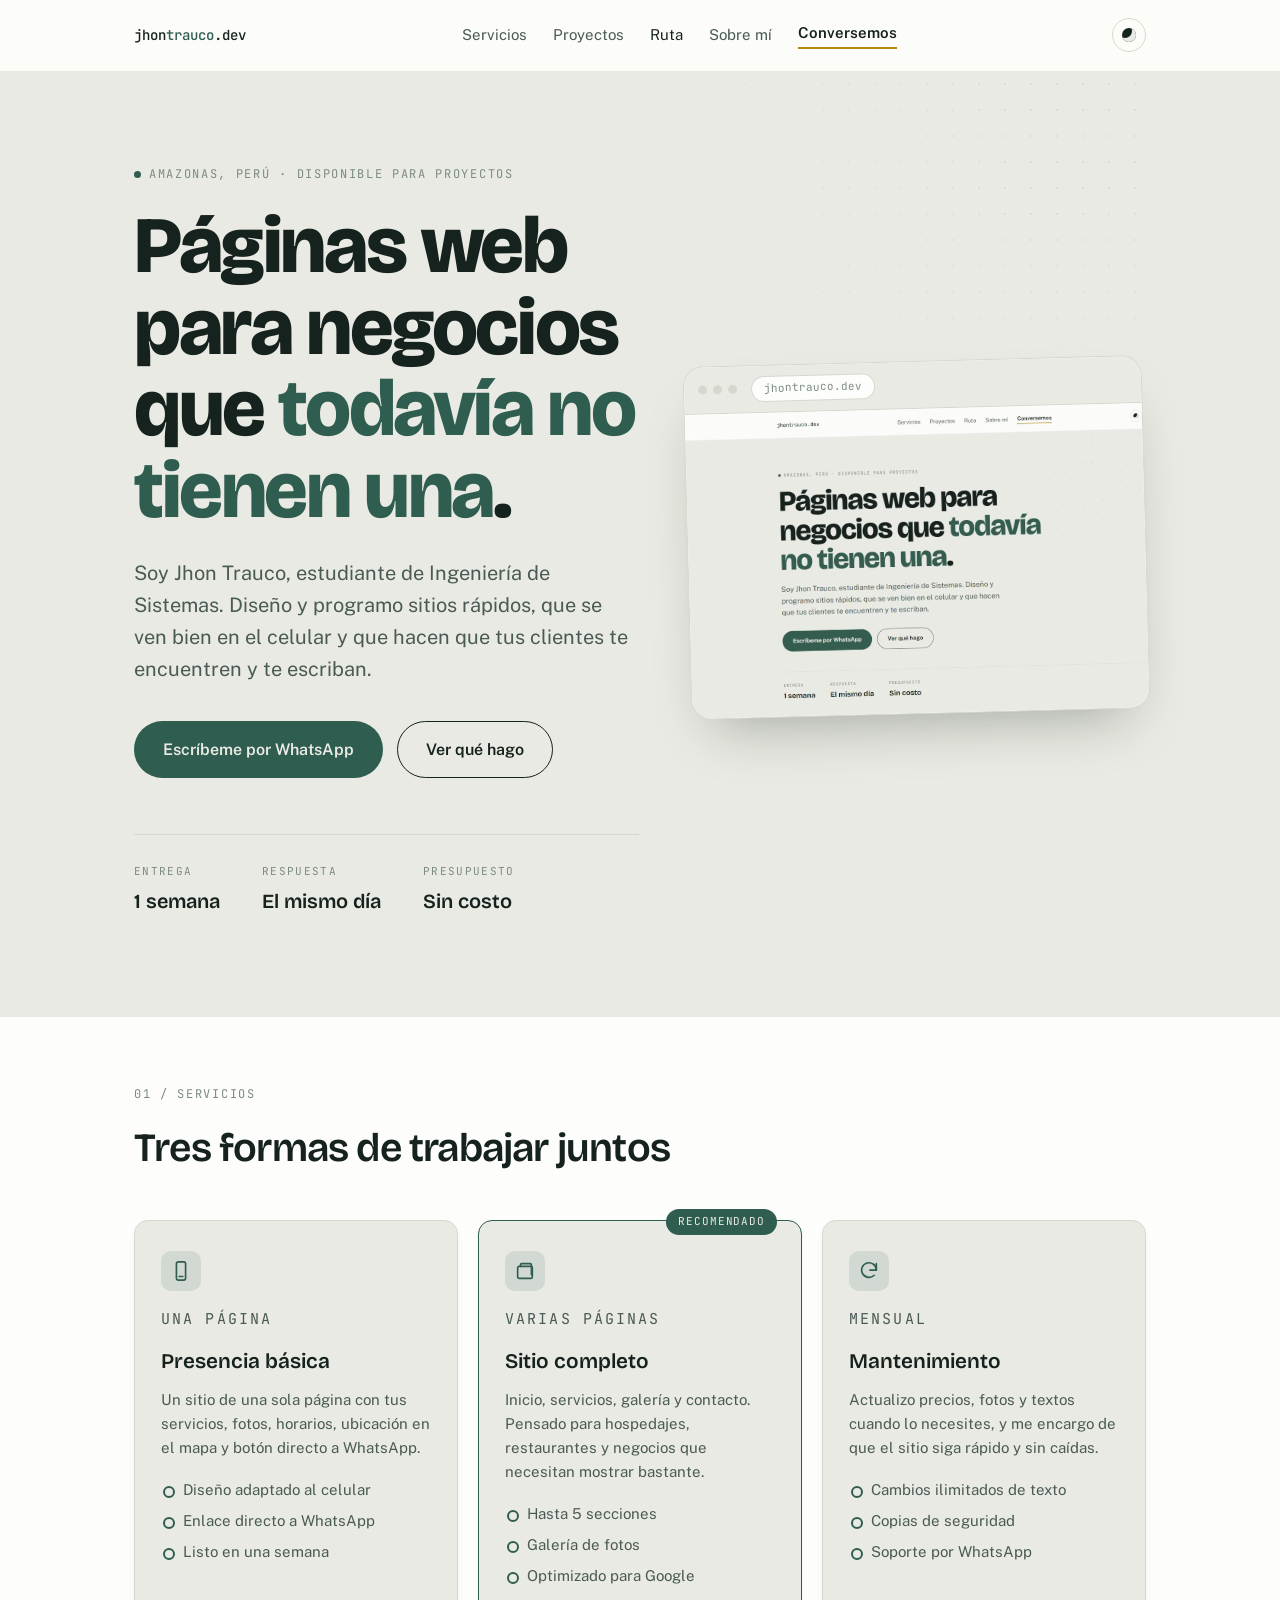
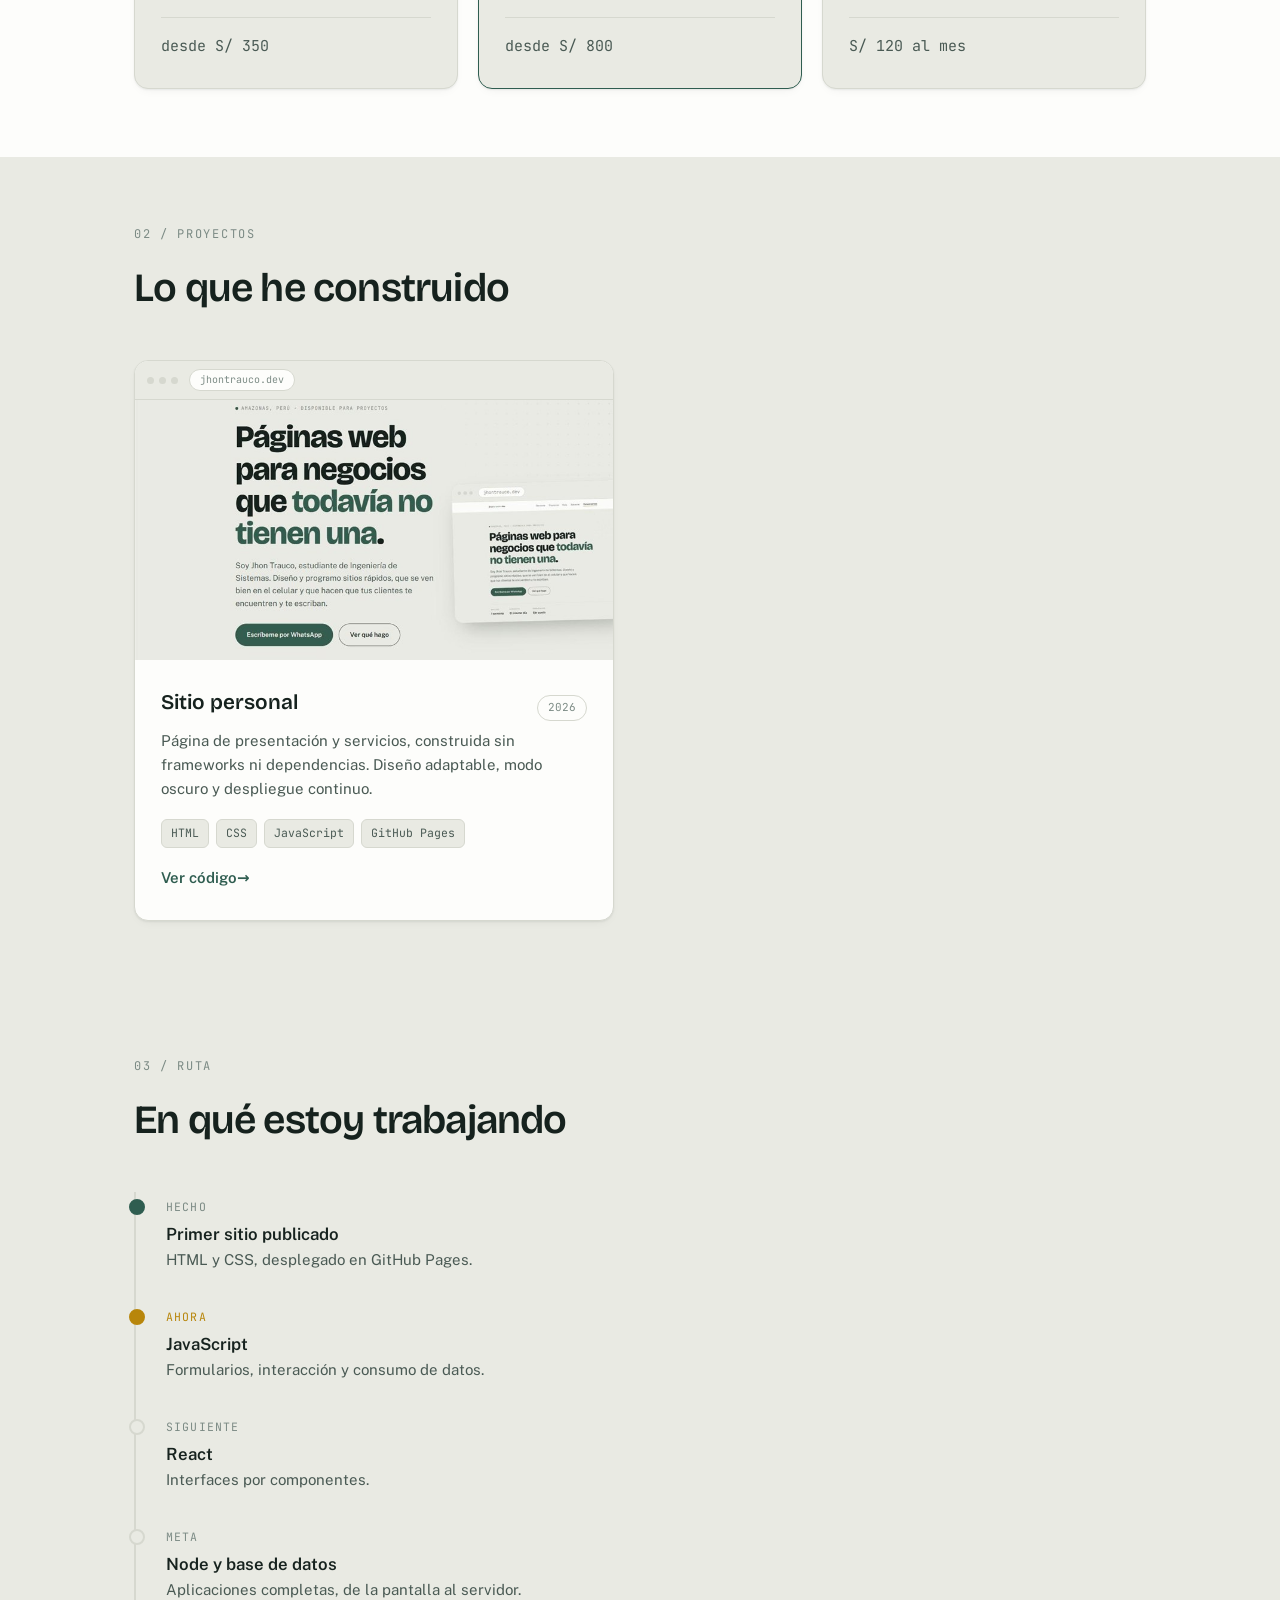
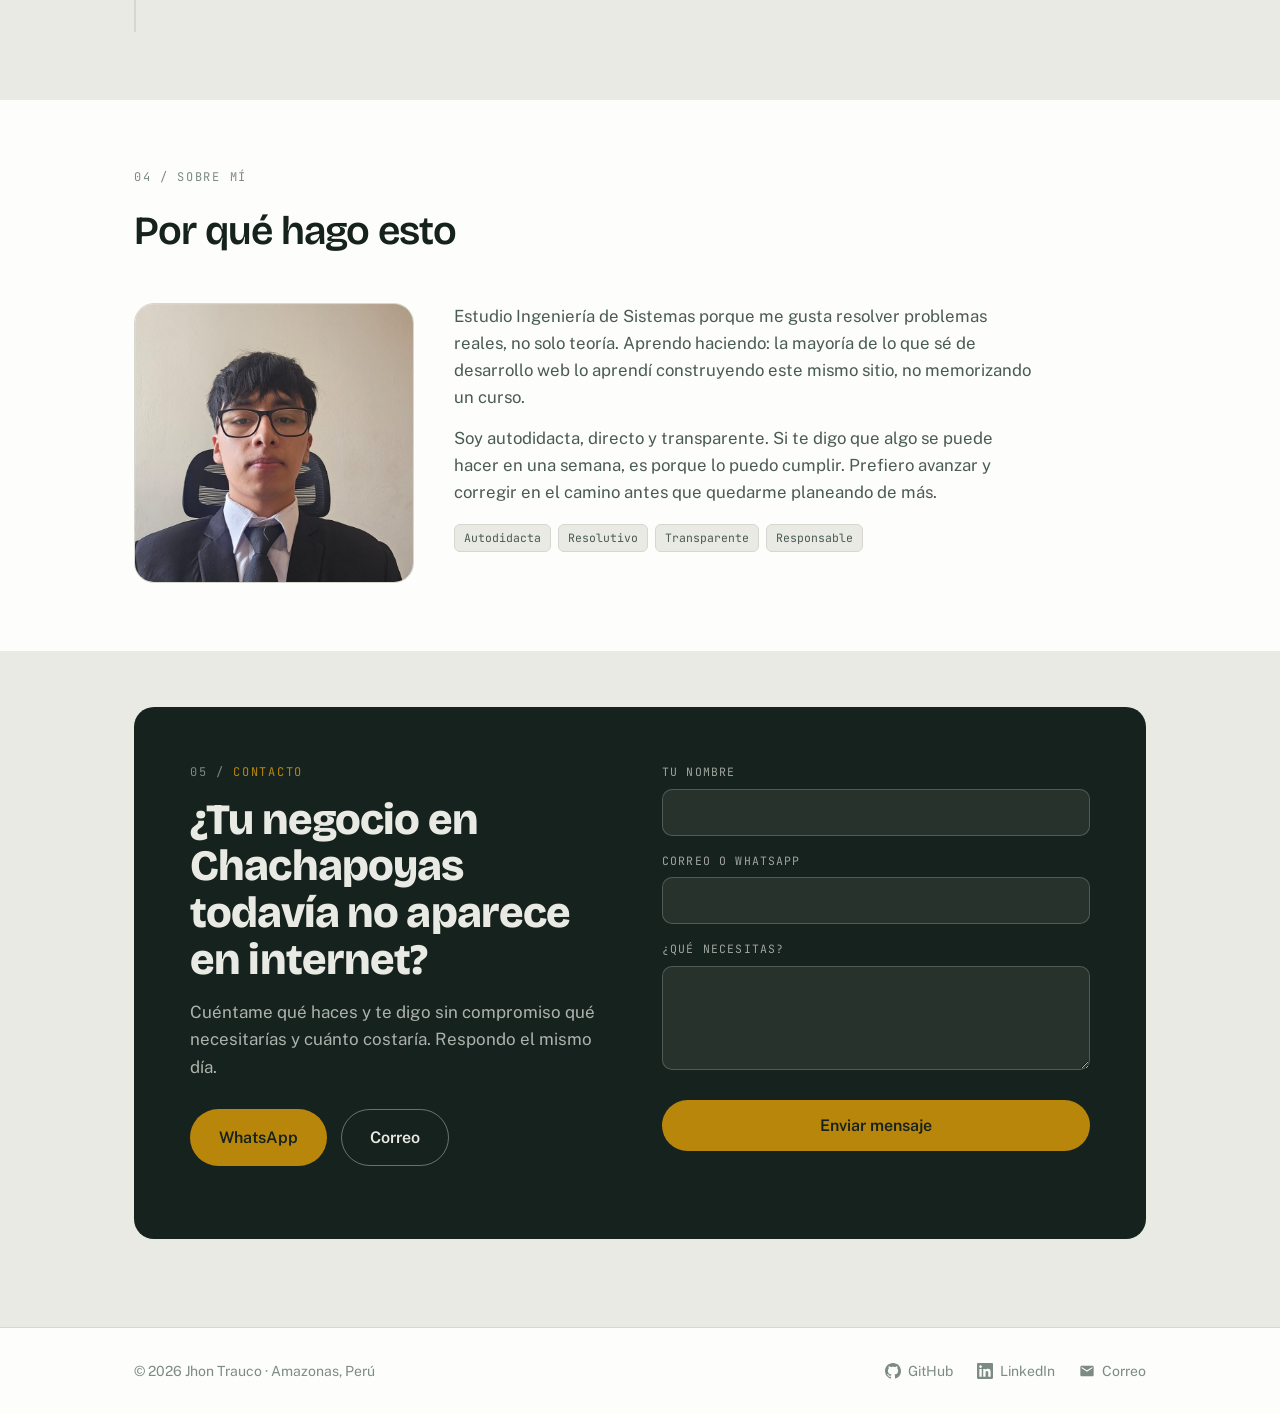
<file: index.html>
<!DOCTYPE html>
<html lang="es">
<head>
  <meta charset="UTF-8">
  <meta name="viewport" content="width=device-width, initial-scale=1.0">

  <title>Jhon Trauco — Desarrollo web en Chachapoyas, Amazonas</title>
  <meta name="description" content="Hago páginas web rápidas y claras para negocios de Chachapoyas y Amazonas. Estudiante de Ingeniería de Sistemas.">
  <meta name="author" content="Jhon Trauco">
  <link rel="canonical" href="https://jhontrauco.github.io/">

  <!-- Tarjeta de vista previa al compartir el enlace (WhatsApp, LinkedIn, Facebook) -->
  <meta property="og:type" content="website">
  <meta property="og:locale" content="es_PE">
  <meta property="og:url" content="https://jhontrauco.github.io/">
  <meta property="og:title" content="Jhon Trauco — Desarrollo web en Chachapoyas, Amazonas">
  <meta property="og:description" content="Páginas web para negocios que todavía no tienen una.">
  <meta property="og:image" content="https://jhontrauco.github.io/img/preview.png">
  <meta property="og:image:alt" content="Portada del sitio de Jhon Trauco, desarrollo web en Amazonas, Perú.">
  <meta name="twitter:card" content="summary_large_image">

  <!-- Icono de la pestaña, dibujado en SVG dentro del propio enlace -->
  <link rel="icon" href="data:image/svg+xml,<svg xmlns='http://www.w3.org/2000/svg' viewBox='0 0 64 64'><rect width='64' height='64' rx='14' fill='%232F5D50'/><text x='50%25' y='50%25' dy='.35em' text-anchor='middle' font-family='monospace' font-size='30' font-weight='bold' fill='%23E9EAE3'>jt</text></svg>">

  <!-- Icono al agregar el sitio a la pantalla de inicio (iOS no acepta SVG acá) -->
  <link rel="apple-touch-icon" href="img/apple-touch-icon.png">

  <meta name="theme-color" content="#E9EAE3" media="(prefers-color-scheme: light)">
  <meta name="theme-color" content="#101614" media="(prefers-color-scheme: dark)">

  <link rel="preconnect" href="https://fonts.googleapis.com">
  <link rel="preconnect" href="https://fonts.gstatic.com" crossorigin>
  <link href="https://fonts.googleapis.com/css2?family=Bricolage+Grotesque:opsz,wght@12..96,600;12..96,800&family=JetBrains+Mono:wght@400;500&family=Public+Sans:wght@400;600&display=swap" rel="stylesheet">

  <link rel="stylesheet" href="css/estilos.css">

  <!-- Sin JavaScript, el observer de scroll nunca revela las secciones: las mostramos igual -->
  <noscript>
    <style>.aparece, .grilla > * { opacity: 1 !important; transform: none !important; }</style>
  </noscript>

  <!-- Datos estructurados: le dicen a Google quién eres -->
  <script type="application/ld+json">
  {
    "@context": "https://schema.org",
    "@type": "Person",
    "name": "Jhon Trauco",
    "jobTitle": "Desarrollador web",
    "url": "https://jhontrauco.github.io/",
    "sameAs": [
      "https://github.com/jhontrauco",
      "https://www.linkedin.com/in/jhontrauco/"
    ],
    "address": { "@type": "PostalAddress", "addressRegion": "Amazonas", "addressCountry": "PE" }
  }
  </script>
  <script type="application/ld+json">
  {
    "@context": "https://schema.org",
    "@type": "ProfessionalService",
    "name": "Jhon Trauco — Desarrollo web",
    "url": "https://jhontrauco.github.io/",
    "areaServed": ["Chachapoyas", "Amazonas"],
    "priceRange": "S/ 350 - S/ 800"
  }
  </script>
</head>

<body>

  <a href="#contenido" class="salto-contenido">Saltar al contenido</a>

  <header class="cabecera">
    <div class="contenedor cabecera-fila">
      <a href="#" class="logo">jhon<span>trauco</span>.dev</a>

      <div class="nav-envoltura" id="nav-envoltura">
        <nav class="nav" aria-label="Navegación principal">
          <a href="#servicios">Servicios</a>
          <a href="#proyectos">Proyectos</a>
          <a href="#ruta">Ruta</a>
          <a href="#sobre-mi">Sobre mí</a>
        </nav>
        <a href="#contacto" class="cabecera-enlace">Conversemos</a>
      </div>

      <div class="cabecera-acciones">
        <button type="button" id="tema" class="tema" aria-label="Cambiar entre modo claro y oscuro">
          <span class="tema-icono" aria-hidden="true"></span>
        </button>
        <button type="button" id="menu-toggle" class="menu-boton" aria-expanded="false" aria-controls="nav-envoltura" aria-label="Abrir menú de navegación">
          <svg class="icono-abrir" viewBox="0 0 24 24" fill="none" stroke="currentColor" stroke-width="2" stroke-linecap="round" aria-hidden="true"><line x1="4" y1="7" x2="20" y2="7"/><line x1="4" y1="12" x2="20" y2="12"/><line x1="4" y1="17" x2="20" y2="17"/></svg>
          <svg class="icono-cerrar" viewBox="0 0 24 24" fill="none" stroke="currentColor" stroke-width="2" stroke-linecap="round" aria-hidden="true"><line x1="6" y1="6" x2="18" y2="18"/><line x1="18" y1="6" x2="6" y2="18"/></svg>
        </button>
      </div>
    </div>
  </header>

  <main id="contenido">

    <!-- PORTADA -->
    <div class="contenedor">
      <section class="portada">
        <div class="portada-columnas">
          <div class="portada-info">
            <p class="etiqueta etiqueta-estado">
              <span class="punto-estado" aria-hidden="true"></span>
              Amazonas, Perú · Disponible para proyectos
            </p>

            <h1>Páginas web para negocios que <em>todavía no tienen una</em>.</h1>

            <p class="portada-texto">
              Soy Jhon Trauco, estudiante de Ingeniería de Sistemas. Diseño y programo
              sitios rápidos, que se ven bien en el celular y que hacen que tus
              clientes te encuentren y te escriban.
            </p>

            <div class="botones">
              <a class="boton boton-lleno" href="https://wa.me/51944429458?text=Hola%20Jhon%2C%20vi%20tu%20p%C3%A1gina%20y%20quiero%20una%20web%20para%20mi%20negocio" target="_blank" rel="noopener">Escríbeme por WhatsApp</a>
              <a class="boton boton-borde" href="#servicios">Ver qué hago</a>
            </div>

            <dl class="datos">
              <div class="dato">
                <dt>Entrega</dt>
                <dd>1 semana</dd>
              </div>
              <div class="dato">
                <dt>Respuesta</dt>
                <dd>El mismo día</dd>
              </div>
              <div class="dato">
                <dt>Presupuesto</dt>
                <dd>Sin costo</dd>
              </div>
            </dl>
          </div>

          <div class="portada-mockup">
            <div class="mockup-navegador">
              <div class="mockup-barra">
                <span></span><span></span><span></span>
                <span class="mockup-direccion">jhontrauco.dev</span>
              </div>
              <img src="img/mockup-portada.jpg" alt="Captura de la portada del sitio jhontrauco.dev en modo claro, mostrando el titular y los botones de contacto." width="1200" height="800">
            </div>
          </div>
        </div>
      </section>
    </div>

    <!-- SERVICIOS -->
    <div class="banda banda-alt">
    <div class="contenedor">
      <section class="seccion aparece" id="servicios">
        <p class="etiqueta">Servicios</p>
        <h2 class="seccion-titulo">Tres formas de trabajar juntos</h2>

        <div class="grilla">
          <article class="tarjeta">
            <div class="tarjeta-icono" aria-hidden="true">
              <svg viewBox="0 0 24 24" fill="none" stroke="currentColor" stroke-width="1.8" stroke-linecap="round" stroke-linejoin="round"><rect x="7" y="2" width="10" height="20" rx="2"/><line x1="10" y1="18" x2="14" y2="18"/></svg>
            </div>
            <p class="etiqueta">Una página</p>
            <h3>Presencia básica</h3>
            <p>
              Un sitio de una sola página con tus servicios, fotos, horarios,
              ubicación en el mapa y botón directo a WhatsApp.
            </p>
            <ul class="lista-check">
              <li>Diseño adaptado al celular</li>
              <li>Enlace directo a WhatsApp</li>
              <li>Listo en una semana</li>
            </ul>
            <p class="precio">desde S/ 350</p>
          </article>

          <article class="tarjeta tarjeta-destacada">
            <span class="insignia-destacada">Recomendado</span>
            <div class="tarjeta-icono" aria-hidden="true">
              <svg viewBox="0 0 24 24" fill="none" stroke="currentColor" stroke-width="1.8" stroke-linecap="round" stroke-linejoin="round"><rect x="4" y="7" width="16" height="13" rx="1.5"/><path d="M7 7V5.5A1.5 1.5 0 0 1 8.5 4h9A1.5 1.5 0 0 1 19 5.5V16"/></svg>
            </div>
            <p class="etiqueta">Varias páginas</p>
            <h3>Sitio completo</h3>
            <p>
              Inicio, servicios, galería y contacto. Pensado para hospedajes,
              restaurantes y negocios que necesitan mostrar bastante.
            </p>
            <ul class="lista-check">
              <li>Hasta 5 secciones</li>
              <li>Galería de fotos</li>
              <li>Optimizado para Google</li>
            </ul>
            <p class="precio">desde S/ 800</p>
          </article>

          <article class="tarjeta">
            <div class="tarjeta-icono" aria-hidden="true">
              <svg viewBox="0 0 24 24" fill="none" stroke="currentColor" stroke-width="1.8" stroke-linecap="round" stroke-linejoin="round"><path d="M20 11a8 8 0 1 0-2.34 5.66"/><polyline points="20 4 20 11 13 11"/></svg>
            </div>
            <p class="etiqueta">Mensual</p>
            <h3>Mantenimiento</h3>
            <p>
              Actualizo precios, fotos y textos cuando lo necesites, y me encargo
              de que el sitio siga rápido y sin caídas.
            </p>
            <ul class="lista-check">
              <li>Cambios ilimitados de texto</li>
              <li>Copias de seguridad</li>
              <li>Soporte por WhatsApp</li>
            </ul>
            <p class="precio">S/ 120 al mes</p>
          </article>
        </div>
      </section>
    </div>
    </div>

    <!-- PROYECTOS -->
    <div class="contenedor">
      <section class="seccion aparece" id="proyectos">
        <p class="etiqueta">Proyectos</p>
        <h2 class="seccion-titulo">Lo que he construido</h2>

        <div class="grilla">
          <!-- Copia este bloque completo para agregar un proyecto nuevo -->
          <article class="proyecto">
            <div class="proyecto-imagen-envoltura">
              <div class="proyecto-imagen-barra">
                <span></span><span></span><span></span>
                <span class="proyecto-imagen-direccion">jhontrauco.dev</span>
              </div>
              <img class="proyecto-imagen" src="img/proyecto-sitio-personal.jpg" alt="Captura de la portada del sitio jhontrauco.dev, con el titular y la presentación de Jhon." width="800" height="500" loading="lazy">
            </div>
            <div class="proyecto-cuerpo">
              <div class="proyecto-cabecera">
                <h3>Sitio personal</h3>
                <span class="insignia">2026</span>
              </div>
              <p>
                Página de presentación y servicios, construida sin frameworks ni
                dependencias. Diseño adaptable, modo oscuro y despliegue continuo.
              </p>
              <ul class="tecnologias">
                <li>HTML</li>
                <li>CSS</li>
                <li>JavaScript</li>
                <li>GitHub Pages</li>
              </ul>
              <a class="enlace-flecha" href="https://github.com/jhontrauco/jhontrauco.github.io" target="_blank" rel="noopener">Ver código</a>
            </div>
          </article>
        </div>
      </section>
    </div>

    <!-- RUTA -->
    <div class="contenedor">
      <section class="seccion aparece" id="ruta">
        <p class="etiqueta">Ruta</p>
        <h2 class="seccion-titulo">En qué estoy trabajando</h2>

        <ol class="historial">
          <li class="commit hecho">
            <span class="commit-hash">Hecho</span>
            <p class="commit-titulo">Primer sitio publicado</p>
            <p class="commit-detalle">HTML y CSS, desplegado en GitHub Pages.</p>
          </li>
          <li class="commit actual">
            <span class="commit-hash">Ahora</span>
            <p class="commit-titulo">JavaScript</p>
            <p class="commit-detalle">Formularios, interacción y consumo de datos.</p>
          </li>
          <li class="commit">
            <span class="commit-hash">Siguiente</span>
            <p class="commit-titulo">React</p>
            <p class="commit-detalle">Interfaces por componentes.</p>
          </li>
          <li class="commit">
            <span class="commit-hash">Meta</span>
            <p class="commit-titulo">Node y base de datos</p>
            <p class="commit-detalle">Aplicaciones completas, de la pantalla al servidor.</p>
          </li>
        </ol>
      </section>
    </div>

    <!-- SOBRE MÍ -->
    <div class="banda banda-alt">
    <div class="contenedor">
      <section class="seccion aparece" id="sobre-mi">
        <p class="etiqueta">Sobre mí</p>
        <h2 class="seccion-titulo">Por qué hago esto</h2>

        <div class="sobre-mi-columnas">
          <img class="sobre-mi-foto" src="img/foto-jhon.jpg" alt="Foto de Jhon Trauco, desarrollador web en Amazonas, Perú." width="800" height="800" loading="lazy">

          <div class="sobre-mi-texto">
            <p class="seccion-texto">
              Estudio Ingeniería de Sistemas porque me gusta resolver problemas
              reales, no solo teoría. Aprendo haciendo: la mayoría de lo que sé de
              desarrollo web lo aprendí construyendo este mismo sitio, no
              memorizando un curso.
            </p>
            <p class="seccion-texto">
              Soy autodidacta, directo y transparente. Si te digo que algo se
              puede hacer en una semana, es porque lo puedo cumplir. Prefiero
              avanzar y corregir en el camino antes que quedarme planeando de más.
            </p>

            <ul class="rasgos">
              <li>Autodidacta</li>
              <li>Resolutivo</li>
              <li>Transparente</li>
              <li>Responsable</li>
            </ul>
          </div>
        </div>
      </section>
    </div>
    </div>

    <!-- CONTACTO -->
    <div class="contenedor">
      <section class="contacto aparece" id="contacto">
        <div class="contacto-texto">
          <p class="etiqueta">Contacto</p>
          <h2>¿Tu negocio en Chachapoyas todavía no aparece en internet?</h2>
          <p>
            Cuéntame qué haces y te digo sin compromiso qué necesitarías y cuánto
            costaría. Respondo el mismo día.
          </p>

          <div class="botones">
            <a class="boton boton-lleno" href="https://wa.me/51944429458?text=Hola%20Jhon%2C%20vi%20tu%20p%C3%A1gina%20y%20quiero%20una%20web%20para%20mi%20negocio" target="_blank" rel="noopener">WhatsApp</a>
            <a class="boton boton-borde" href="mailto:jhontrauco.dev@gmail.com">Correo</a>
          </div>
        </div>

        <form class="formulario" id="formulario" novalidate>
          <!-- Reemplaza esta clave por la tuya de web3forms.com (es gratis) -->
          <input type="hidden" name="access_key" value="ad1dde4b-1380-4ae6-b223-b1a11f09526f">

          <div class="campo">
            <label for="nombre">Tu nombre</label>
            <input type="text" id="nombre" name="nombre" required autocomplete="name">
          </div>

          <div class="campo">
            <label for="correo">Correo o WhatsApp</label>
            <input type="text" id="correo" name="correo" required autocomplete="email">
          </div>

          <div class="campo">
            <label for="mensaje">¿Qué necesitas?</label>
            <textarea id="mensaje" name="mensaje" rows="4" required></textarea>
          </div>

          <button type="submit" class="boton boton-enviar" id="enviar">Enviar mensaje</button>
          <p class="aviso" id="aviso" role="status" aria-live="polite"></p>
        </form>
      </section>
    </div>
  </main>

  <footer class="pie">
    <div class="contenedor pie-fila">
      <span>© <span id="anio">2026</span> Jhon Trauco · Amazonas, Perú</span>
      <span class="pie-enlaces">
        <a href="https://github.com/jhontrauco" target="_blank" rel="noopener">
          <svg viewBox="0 0 24 24" fill="currentColor" aria-hidden="true"><path d="M12 0C5.37 0 0 5.37 0 12c0 5.31 3.435 9.795 8.205 11.385.6.105.825-.255.825-.57 0-.285-.015-1.23-.015-2.235-3.015.555-3.795-.735-4.035-1.41-.135-.345-.72-1.41-1.23-1.695-.42-.225-1.02-.78-.015-.795.945-.015 1.62.87 1.845 1.23 1.08 1.815 2.805 1.305 3.495.99.105-.78.42-1.305.765-1.605-2.67-.3-5.46-1.335-5.46-5.925 0-1.305.465-2.385 1.23-3.225-.12-.3-.54-1.53.12-3.18 0 0 1.005-.315 3.3 1.23.96-.27 1.98-.405 3-.405s2.04.135 3 .405c2.295-1.56 3.3-1.23 3.3-1.23.66 1.65.24 2.88.12 3.18.765.84 1.23 1.905 1.23 3.225 0 4.605-2.805 5.625-5.475 5.925.435.375.81 1.095.81 2.22 0 1.605-.015 2.895-.015 3.3 0 .315.225.69.825.57A12.02 12.02 0 0024 12c0-6.63-5.37-12-12-12z"/></svg>
          GitHub
        </a>
        <a href="https://www.linkedin.com/in/jhontrauco/" target="_blank" rel="noopener">
          <svg viewBox="0 0 24 24" fill="currentColor" aria-hidden="true"><path d="M20.447 20.452h-3.554v-5.569c0-1.328-.027-3.037-1.852-3.037-1.853 0-2.136 1.445-2.136 2.939v5.667H9.351V9h3.414v1.561h.046c.477-.9 1.637-1.85 3.37-1.85 3.601 0 4.267 2.37 4.267 5.455v6.286zM5.337 7.433c-1.144 0-2.063-.926-2.063-2.065 0-1.138.92-2.063 2.063-2.063 1.14 0 2.064.925 2.064 2.063 0 1.139-.925 2.065-2.064 2.065zm1.782 13.019H3.555V9h3.564v11.452zM22.225 0H1.771C.792 0 0 .774 0 1.729v20.542C0 23.227.792 24 1.771 24h20.451C23.2 24 24 23.227 24 22.271V1.729C24 .774 23.2 0 22.222 0h.003z"/></svg>
          LinkedIn
        </a>
        <a href="mailto:jhontrauco.dev@gmail.com">
          <svg viewBox="0 0 24 24" fill="currentColor" aria-hidden="true"><path d="M20 4H4c-1.1 0-1.99.9-1.99 2L2 18c0 1.1.9 2 2 2h16c1.1 0 2-.9 2-2V6c0-1.1-.9-2-2-2zm0 4-8 5-8-5V6l8 5 8-5v2z"/></svg>
          Correo
        </a>
      </span>
    </div>
  </footer>

  <script src="js/main.js"></script>
</body>
</html>
</file>
<file: css/estilos.css>
/* ============================================================
   ESTILOS — jhontrauco.dev
   1. Tokens          5. Portada
   2. Base            6. Secciones y tarjetas
   3. Utilidades      7. Contacto y formulario
   4. Cabecera        8. Pie y animaciones
   ============================================================ */

/* ---------- 1. TOKENS ---------- */
:root {
  --fondo:        #E9EAE3;
  --superficie:   #FDFDFB;
  --texto:        #16221E;
  --texto-suave:  #4A5A54;
  --tenue:        #7C8B85;
  --acento:       #2F5D50;
  --acento-alto:  #24463D;
  --realce:       #B8860B;
  --borde:        #D6D8CF;

  --exito:              #7FD1A8;
  --fallo:              #E0736B;
  --texto-sobre-realce: #16221E;
  --sombra-sm: 0 1px 2px color-mix(in srgb, var(--texto) 6%, transparent),
               0 4px 12px -6px color-mix(in srgb, var(--texto) 10%, transparent);

  --display: 'Bricolage Grotesque', system-ui, sans-serif;
  --cuerpo:  'Public Sans', system-ui, sans-serif;
  --mono:    'JetBrains Mono', monospace;

  --radio:    14px;
  --radio-lg: 20px;
  --ancho:    1060px;
  --transicion: 0.18s ease;
}

/* Modo oscuro: se activa solo, según la configuración del sistema */
:root[data-tema="oscuro"] {
  --fondo:        #101614;
  --superficie:   #1A2320;
  --texto:        #E8EDEA;
  --texto-suave:  #B4C2BC;
  --tenue:        #8FA099;
  --acento:       #6FB89F;
  --acento-alto:  #8ACCB4;
  --realce:       #E0B03A;
  --borde:        #26332E;

  /* El panel de Contacto usa --texto como fondo, así que se invierte con el
     tema: acá el panel se vuelve claro, y estos colores necesitan ser
     oscuros para seguir leyéndose (ver nota en Sistema de diseño). */
  --exito: #1F7A4D;
  --fallo: #B03A30;

  --sombra-sm: 0 1px 2px rgb(0 0 0 / 0.3),
               0 4px 12px -6px rgb(0 0 0 / 0.4);
}

/* ---------- 2. BASE ---------- */
* { margin: 0; padding: 0; box-sizing: border-box; }

html { scroll-behavior: smooth; scroll-padding-top: 84px; }

body {
  background: var(--fondo);
  color: var(--texto);
  font-family: var(--cuerpo);
  font-size: 17px;
  line-height: 1.6;
  -webkit-font-smoothing: antialiased;
  transition: background var(--transicion), color var(--transicion);
}

a { color: inherit; }

::selection { background: var(--acento); color: var(--fondo); }

img { max-width: 100%; display: block; }

:focus-visible {
  outline: 3px solid var(--acento);
  outline-offset: 3px;
  border-radius: 4px;
}

/* ---------- 3. UTILIDADES ---------- */
.contenedor {
  width: 100%;
  max-width: var(--ancho);
  margin: 0 auto;
  padding: 0 24px;
}

.etiqueta {
  font-family: var(--mono);
  font-size: 12px;
  letter-spacing: 0.14em;
  text-transform: uppercase;
  color: var(--tenue);
}

.salto-contenido {
  position: absolute;
  left: -9999px;
  top: 12px;
  background: var(--acento);
  color: var(--superficie);
  padding: 10px 18px;
  border-radius: 999px;
  z-index: 100;
}

.salto-contenido:focus { left: 24px; }

.etiqueta-estado { display: inline-flex; align-items: center; gap: 8px; }

.punto-estado {
  width: 7px;
  height: 7px;
  border-radius: 50%;
  background: var(--acento);
  color: var(--acento);
  flex-shrink: 0;
  animation: pulso-halo 2s ease-out infinite;
}

/* Numeración editorial: 01, 02, 03... antes del título de cada sección
   (nunca de las etiquetas internas de tarjetas, como "Una página") */
main { counter-reset: seccion; }

.seccion.aparece > .etiqueta::before,
.contacto-texto > .etiqueta::before {
  counter-increment: seccion;
  content: counter(seccion, decimal-leading-zero) " / ";
  color: var(--tenue);
}

/* Botones */
.botones { display: flex; flex-wrap: wrap; gap: 14px; }

.boton {
  display: inline-block;
  padding: 15px 28px;
  border-radius: 999px;
  font-family: var(--cuerpo);
  font-weight: 600;
  font-size: 16px;
  text-decoration: none;
  cursor: pointer;
  border: 1.5px solid transparent;
  transition: transform var(--transicion), background var(--transicion), color var(--transicion);
}

.boton-lleno { background: var(--acento); color: var(--fondo); }
.boton-lleno:hover { background: var(--acento-alto); transform: translateY(-2px); }

.boton-borde { border-color: var(--texto); color: var(--texto); }
.boton-borde:hover { background: var(--texto); color: var(--fondo); transform: translateY(-2px); }

.enlace-flecha {
  font-weight: 600;
  font-size: 15px;
  text-decoration: none;
  color: var(--acento);
  margin-top: auto;
  padding-top: 18px;
}

.enlace-flecha::after {
  content: " →";
  display: inline-block;
  transition: transform var(--transicion);
}

.enlace-flecha:hover::after { transform: translateX(4px); }

/* ---------- 4. CABECERA ---------- */
.cabecera {
  position: sticky;
  top: 0;
  z-index: 50;
  background: color-mix(in srgb, var(--superficie) 92%, transparent);
  backdrop-filter: blur(10px);
  border-bottom: 1px solid transparent;
  transition: border-color var(--transicion), box-shadow var(--transicion);
}

.cabecera.fijada {
  border-bottom-color: var(--borde);
  box-shadow: 0 8px 24px -16px color-mix(in srgb, var(--texto) 25%, transparent);
}

.cabecera-fila {
  display: flex;
  align-items: center;
  justify-content: space-between;
  gap: 20px;
  padding-top: 18px;
  padding-bottom: 18px;
}

.logo {
  font-family: var(--mono);
  font-size: 14px;
  font-weight: 500;
  text-decoration: none;
  white-space: nowrap;
}

.logo span { color: var(--acento); }

.nav-envoltura { display: flex; align-items: center; gap: 26px; }

.nav { display: flex; gap: 26px; }

.nav a {
  font-size: 15px;
  text-decoration: none;
  color: var(--texto-suave);
  transition: color var(--transicion);
}

.nav a:hover, .nav a.activo { color: var(--texto); }

.cabecera-acciones { display: flex; align-items: center; gap: 18px; }

.menu-boton {
  display: none;
  width: 34px;
  height: 34px;
  border-radius: 50%;
  border: 1px solid var(--borde);
  background: transparent;
  cursor: pointer;
  align-items: center;
  justify-content: center;
  color: var(--texto);
  transition: border-color var(--transicion), background var(--transicion);
}

.menu-boton:hover { background: var(--fondo); border-color: var(--acento); }

.menu-boton svg { width: 18px; height: 18px; }

.menu-boton .icono-cerrar { display: none; }

.menu-boton[aria-expanded="true"] .icono-abrir { display: none; }
.menu-boton[aria-expanded="true"] .icono-cerrar { display: block; }

.cabecera-enlace {
  font-size: 15px;
  font-weight: 600;
  text-decoration: none;
  border-bottom: 2px solid var(--realce);
  padding-bottom: 2px;
  white-space: nowrap;
}

.tema {
  width: 34px;
  height: 34px;
  border-radius: 50%;
  border: 1px solid var(--borde);
  background: transparent;
  color: var(--texto);
  cursor: pointer;
  display: grid;
  place-items: center;
  transition: border-color var(--transicion), background var(--transicion);
}

.tema:hover { background: var(--superficie); border-color: var(--acento); }

.tema-icono {
  width: 14px;
  height: 14px;
  border-radius: 50%;
  background: var(--texto);
  box-shadow: inset -4px -4px 0 0 var(--fondo);
  transition: box-shadow var(--transicion);
}

:root[data-tema="oscuro"] .tema-icono { box-shadow: inset 0 0 0 0 var(--fondo); }

@media (max-width: 760px) {
  .menu-boton { display: flex; }

  .nav-envoltura {
    position: absolute;
    top: 100%;
    left: 0;
    right: 0;
    flex-direction: column;
    align-items: stretch;
    gap: 4px;
    background: var(--superficie);
    border-bottom: 1px solid var(--borde);
    padding: 4px 24px 20px;
    max-height: 0;
    overflow: hidden;
    visibility: hidden;
    transition: max-height var(--transicion), visibility 0s linear var(--transicion);
  }

  .nav-envoltura.abierta {
    max-height: 320px;
    visibility: visible;
    transition: max-height var(--transicion), visibility 0s linear 0s;
  }

  .nav { flex-direction: column; gap: 2px; }

  .nav a { padding: 12px 4px; }

  .cabecera-enlace {
    text-align: center;
    margin-top: 8px;
  }
}

/* ---------- 5. PORTADA ---------- */
.portada { padding: 88px 0 100px; position: relative; }

.portada::before {
  content: "";
  position: absolute;
  inset: 0;
  opacity: 0.7;
  background-image: radial-gradient(circle, var(--borde) 1.5px, transparent 1.5px);
  background-size: 26px 26px;
  -webkit-mask-image: radial-gradient(ellipse 480px 420px at 92% 8%, black, transparent);
  mask-image: radial-gradient(ellipse 480px 420px at 92% 8%, black, transparent);
  pointer-events: none;
  z-index: 0;
}

.portada > * { position: relative; z-index: 1; }

.portada-columnas {
  display: grid;
  grid-template-columns: 1.1fr 1fr;
  gap: 48px;
  align-items: center;
}

.portada-mockup { min-width: 0; }

.mockup-navegador {
  border-radius: var(--radio-lg);
  overflow: hidden;
  border: 1px solid var(--borde);
  box-shadow: 0 28px 56px -24px color-mix(in srgb, var(--texto) 35%, transparent);
  transform: rotate(-1.5deg);
  background: var(--superficie);
}

.mockup-barra {
  display: flex;
  align-items: center;
  gap: 6px;
  padding: 10px 14px;
  background: var(--fondo);
  border-bottom: 1px solid var(--borde);
}

.mockup-barra span:not(.mockup-direccion) {
  width: 9px;
  height: 9px;
  border-radius: 50%;
  background: var(--borde);
  flex-shrink: 0;
}

.mockup-direccion {
  margin-left: 8px;
  font-family: var(--mono);
  font-size: 11px;
  color: var(--tenue);
  background: var(--superficie);
  border: 1px solid var(--borde);
  border-radius: 999px;
  padding: 3px 12px;
}

.mockup-navegador img { width: 100%; height: auto; display: block; }

@media (max-width: 900px) {
  .portada-columnas { grid-template-columns: 1fr; }
  .portada-mockup { display: none; }
}

@media (max-width: 760px) {
  .portada::before { display: none; }
}

.portada h1 {
  font-family: var(--display);
  font-weight: 800;
  font-size: clamp(2.5rem, 7vw, 5rem);
  line-height: 1.02;
  letter-spacing: -0.03em;
  margin: 20px 0 24px;
  max-width: 15ch;
}

.portada h1 em { font-style: normal; color: var(--acento); }

.portada-texto {
  font-size: clamp(1.05rem, 2vw, 1.25rem);
  color: var(--texto-suave);
  max-width: 52ch;
  margin-bottom: 36px;
}

.datos {
  display: flex;
  flex-wrap: wrap;
  gap: 42px;
  margin-top: 56px;
  padding-top: 28px;
  border-top: 1px solid var(--borde);
}

.dato dt {
  font-family: var(--mono);
  font-size: 11px;
  letter-spacing: 0.12em;
  text-transform: uppercase;
  color: var(--tenue);
  margin-bottom: 4px;
}

.dato dd {
  font-family: var(--display);
  font-size: 1.25rem;
  font-weight: 600;
}

/* ---------- 6. SECCIONES Y TARJETAS ---------- */
.seccion { padding: 68px 0; }

/* Banda: rompe la monotonía de fondo único entre secciones seguidas */
.banda-alt { background: var(--superficie); }

/* Dentro de una banda, las tarjetas vuelven a --fondo para no perder
   contraste contra su propio fondo de sección */
.banda-alt .tarjeta { background: var(--fondo); }

.seccion-titulo {
  font-family: var(--display);
  font-weight: 600;
  font-size: clamp(1.7rem, 4vw, 2.5rem);
  letter-spacing: -0.02em;
  margin: 12px 0 40px;
}

.grilla {
  display: grid;
  grid-template-columns: repeat(auto-fit, minmax(270px, 1fr));
  gap: 20px;
}

.grilla > * {
  opacity: 0;
  transform: translateY(14px);
  transition: opacity 0.5s ease, transform 0.5s ease;
}

.seccion.aparece.visible .grilla > *:nth-child(1) { transition-delay: 0.05s; }
.seccion.aparece.visible .grilla > *:nth-child(2) { transition-delay: 0.15s; }
.seccion.aparece.visible .grilla > *:nth-child(3) { transition-delay: 0.25s; }
.seccion.aparece.visible .grilla > *:nth-child(n+4) { transition-delay: 0.35s; }

.seccion.aparece.visible .grilla > * {
  opacity: 1;
  transform: none;
}

.tarjeta, .proyecto {
  background: var(--superficie);
  border: 1px solid var(--borde);
  border-radius: var(--radio);
  display: flex;
  flex-direction: column;
  box-shadow: var(--sombra-sm);
  transition: transform var(--transicion), border-color var(--transicion), box-shadow var(--transicion);
}

/* La tarjeta NO lleva overflow: hidden — la insignia "Recomendado" se apoya
   fuera del borde superior (ver .insignia-destacada) y quedaría cortada. */
.tarjeta { padding: 30px 26px; }

.proyecto { overflow: hidden; }

.tarjeta:hover, .proyecto:hover {
  transform: translateY(-3px);
  border-color: var(--acento);
  box-shadow: 0 14px 28px -16px color-mix(in srgb, var(--acento) 40%, transparent);
}

.tarjeta-icono {
  width: 40px;
  height: 40px;
  border-radius: 10px;
  background: color-mix(in srgb, var(--acento) 12%, transparent);
  color: var(--acento);
  display: grid;
  place-items: center;
  margin-bottom: 16px;
}

.tarjeta-icono svg { width: 22px; height: 22px; }

.tarjeta-destacada { border-color: var(--acento); position: relative; }

.insignia-destacada {
  position: absolute;
  top: -12px;
  right: 24px;
  font-family: var(--mono);
  font-size: 11px;
  letter-spacing: 0.08em;
  text-transform: uppercase;
  color: var(--fondo);
  background: var(--acento);
  padding: 4px 12px;
  border-radius: 999px;
}

.tarjeta h3, .proyecto h3 {
  font-family: var(--display);
  font-size: 1.3rem;
  font-weight: 600;
  margin: 14px 0 10px;
}

.tarjeta p, .proyecto p {
  color: var(--texto-suave);
  font-size: 15px;
}

.lista-check {
  list-style: none;
  margin: 18px 0 0;
  font-size: 15px;
  color: var(--texto-suave);
  flex-grow: 1;
}

.lista-check li {
  position: relative;
  padding-left: 22px;
  margin-bottom: 7px;
}

.lista-check li::before {
  content: "";
  position: absolute;
  left: 2px;
  top: 8px;
  width: 8px;
  height: 8px;
  border-radius: 50%;
  border: 2px solid var(--acento);
}

.precio {
  font-family: var(--mono);
  font-size: 14px;
  color: var(--acento);
  margin-top: 22px;
  padding-top: 16px;
  border-top: 1px solid var(--borde);
}

/* Proyectos */
.proyecto-imagen-envoltura {
  width: 100%;
  aspect-ratio: 16 / 10;
  overflow: hidden;
  display: flex;
  flex-direction: column;
}

.proyecto-imagen-barra {
  display: flex;
  align-items: center;
  gap: 5px;
  padding: 8px 12px;
  background: var(--fondo);
  border-bottom: 1px solid var(--borde);
  flex-shrink: 0;
}

.proyecto-imagen-barra span:not(.proyecto-imagen-direccion) {
  width: 7px;
  height: 7px;
  border-radius: 50%;
  background: var(--borde);
  flex-shrink: 0;
}

.proyecto-imagen-direccion {
  margin-left: 6px;
  font-family: var(--mono);
  font-size: 10px;
  color: var(--tenue);
  background: var(--superficie);
  border: 1px solid var(--borde);
  border-radius: 999px;
  padding: 2px 10px;
}

.proyecto-imagen {
  width: 100%;
  flex: 1;
  min-height: 0;
  object-fit: cover;
  display: block;
}

.proyecto-cuerpo {
  padding: 26px 26px 30px;
  display: flex;
  flex-direction: column;
  flex: 1;
}

.proyecto-cabecera {
  display: flex;
  align-items: center;
  justify-content: space-between;
  gap: 12px;
}

.proyecto-cabecera h3 { margin: 0 0 10px; }

.insignia {
  font-family: var(--mono);
  font-size: 11px;
  color: var(--tenue);
  border: 1px solid var(--borde);
  border-radius: 999px;
  padding: 3px 10px;
}

#proyectos .grilla {
  grid-template-columns: repeat(auto-fit, minmax(270px, 480px));
}

.tecnologias, .rasgos {
  list-style: none;
  display: flex;
  flex-wrap: wrap;
  gap: 7px;
  margin-top: 18px;
}

.tecnologias li, .rasgos li {
  font-family: var(--mono);
  font-size: 11.5px;
  color: var(--texto-suave);
  background: var(--fondo);
  border: 1px solid var(--borde);
  border-radius: 6px;
  padding: 4px 9px;
}

/* Sobre mí */
.sobre-mi-columnas {
  display: grid;
  grid-template-columns: 280px 1fr;
  gap: 40px;
  align-items: start;
}

.sobre-mi-foto {
  width: 100%;
  max-width: 280px;
  height: auto;
  aspect-ratio: 1 / 1;
  object-fit: cover;
  border-radius: var(--radio-lg);
  border: 1px solid var(--borde);
}

@media (max-width: 700px) {
  .sobre-mi-columnas { grid-template-columns: 1fr; }
  .sobre-mi-foto { max-width: 160px; }
}

.seccion-texto {
  font-size: 1.05rem;
  color: var(--texto-suave);
  max-width: 58ch;
  margin-bottom: 14px;
}

/* Ruta */
.historial { list-style: none; border-left: 2px solid var(--borde); }

.commit { position: relative; padding: 0 0 30px 30px; }

.commit::before {
  content: "";
  position: absolute;
  left: -7px;
  top: 7px;
  width: 12px;
  height: 12px;
  border-radius: 50%;
  background: var(--fondo);
  border: 2px solid var(--borde);
}

.commit.hecho::before { background: var(--acento); border-color: var(--acento); }

.commit.actual::before {
  background: var(--realce);
  border-color: var(--realce);
  color: var(--realce);
  animation: pulso-halo 2s ease-out infinite;
}

@keyframes pulso-halo {
  0% { box-shadow: 0 0 0 0 color-mix(in srgb, currentColor 45%, transparent); }
  100% { box-shadow: 0 0 0 10px color-mix(in srgb, currentColor 0%, transparent); }
}

.commit.actual .commit-hash { color: var(--realce); }

.commit-hash {
  font-family: var(--mono);
  font-size: 11.5px;
  letter-spacing: 0.1em;
  text-transform: uppercase;
  color: var(--tenue);
}

.commit-titulo { font-weight: 600; font-size: 1.05rem; margin-top: 2px; }

.commit-detalle { color: var(--texto-suave); font-size: 15px; }

/* ---------- 7. CONTACTO Y FORMULARIO ---------- */
.contacto {
  background: var(--texto);
  color: var(--fondo);
  border-radius: var(--radio-lg);
  padding: clamp(34px, 5vw, 56px);
  margin: 56px 0 88px;
  display: grid;
  grid-template-columns: 1fr 1fr;
  gap: 44px;
  align-items: start;
}

@media (max-width: 820px) {
  .contacto { grid-template-columns: 1fr; gap: 36px; }
}

.contacto h2 {
  font-family: var(--display);
  font-weight: 800;
  font-size: clamp(1.8rem, 4.5vw, 2.7rem);
  letter-spacing: -0.02em;
  line-height: 1.08;
  margin: 14px 0 16px;
  max-width: 18ch;
}

.contacto-texto p { color: color-mix(in srgb, var(--fondo) 72%, transparent); }

.contacto .etiqueta { color: var(--realce); }

.contacto .botones { margin-top: 28px; }

.contacto .boton-lleno { background: var(--realce); color: var(--texto-sobre-realce); }
.contacto .boton-lleno:hover { background: color-mix(in srgb, var(--realce) 85%, white); }

.contacto .boton-borde {
  border-color: color-mix(in srgb, var(--fondo) 40%, transparent);
  color: var(--fondo);
}

.contacto .boton-borde:hover { background: var(--fondo); color: var(--texto); }

.campo { margin-bottom: 16px; }

.campo label {
  display: block;
  font-family: var(--mono);
  font-size: 11.5px;
  letter-spacing: 0.1em;
  text-transform: uppercase;
  color: color-mix(in srgb, var(--fondo) 65%, transparent);
  margin-bottom: 7px;
}

.campo input, .campo textarea {
  width: 100%;
  background: color-mix(in srgb, var(--fondo) 8%, transparent);
  border: 1px solid color-mix(in srgb, var(--fondo) 22%, transparent);
  border-radius: 10px;
  padding: 13px 15px;
  color: var(--fondo);
  font-family: var(--cuerpo);
  font-size: 16px;
  resize: vertical;
  transition: border-color var(--transicion), background var(--transicion);
}

.campo input:focus, .campo textarea:focus {
  outline: none;
  border-color: var(--realce);
  background: color-mix(in srgb, var(--fondo) 12%, transparent);
}

.campo input.error, .campo textarea.error { border-color: var(--fallo); }

.boton-enviar {
  width: 100%;
  background: var(--realce);
  color: var(--texto-sobre-realce);
  margin-top: 6px;
}

.boton-enviar:hover { background: color-mix(in srgb, var(--realce) 85%, white); }
.boton-enviar:disabled { opacity: 0.6; cursor: wait; }

.aviso {
  font-size: 14px;
  margin-top: 12px;
  min-height: 20px;
  color: color-mix(in srgb, var(--fondo) 72%, transparent);
}

.aviso.exito { color: var(--exito); }
.aviso.fallo { color: var(--fallo); }

/* ---------- 8. PIE Y ANIMACIONES ---------- */
.pie { border-top: 1px solid var(--borde); background: var(--superficie); }

.pie-fila {
  padding-top: 32px;
  padding-bottom: 32px;
  display: flex;
  flex-wrap: wrap;
  gap: 14px;
  justify-content: space-between;
  font-size: 14px;
  color: var(--tenue);
}

.pie-enlaces { display: flex; gap: 24px; }

.pie a {
  display: inline-flex;
  align-items: center;
  gap: 7px;
  text-decoration: none;
  transition: color var(--transicion);
}

.pie a:hover { color: var(--acento); }

.pie a svg { width: 16px; height: 16px; flex-shrink: 0; }

.aparece {
  opacity: 0;
  transform: translateY(18px);
  transition: opacity 0.6s ease, transform 0.6s ease;
}

.aparece.visible { opacity: 1; transform: none; }

/* Página 404 */
.pagina-404 {
  min-height: 100vh;
  display: flex;
  align-items: center;
}

.pagina-404-contenido { text-align: center; margin: 0 auto; }

.pagina-404 h1 {
  font-family: var(--display);
  font-weight: 800;
  font-size: clamp(2rem, 5vw, 3rem);
  letter-spacing: -0.02em;
  margin: 16px 0 14px;
}

.pagina-404 .portada-texto { margin: 0 auto 28px; }

.pagina-404 .boton { display: inline-block; }

@media (prefers-reduced-motion: reduce) {
  *, *::before, *::after {
    animation-duration: 0.01ms !important;
    transition-duration: 0.01ms !important;
  }
  .aparece, .grilla > * { opacity: 1; transform: none; }
  html { scroll-behavior: auto; }
}
</file>
